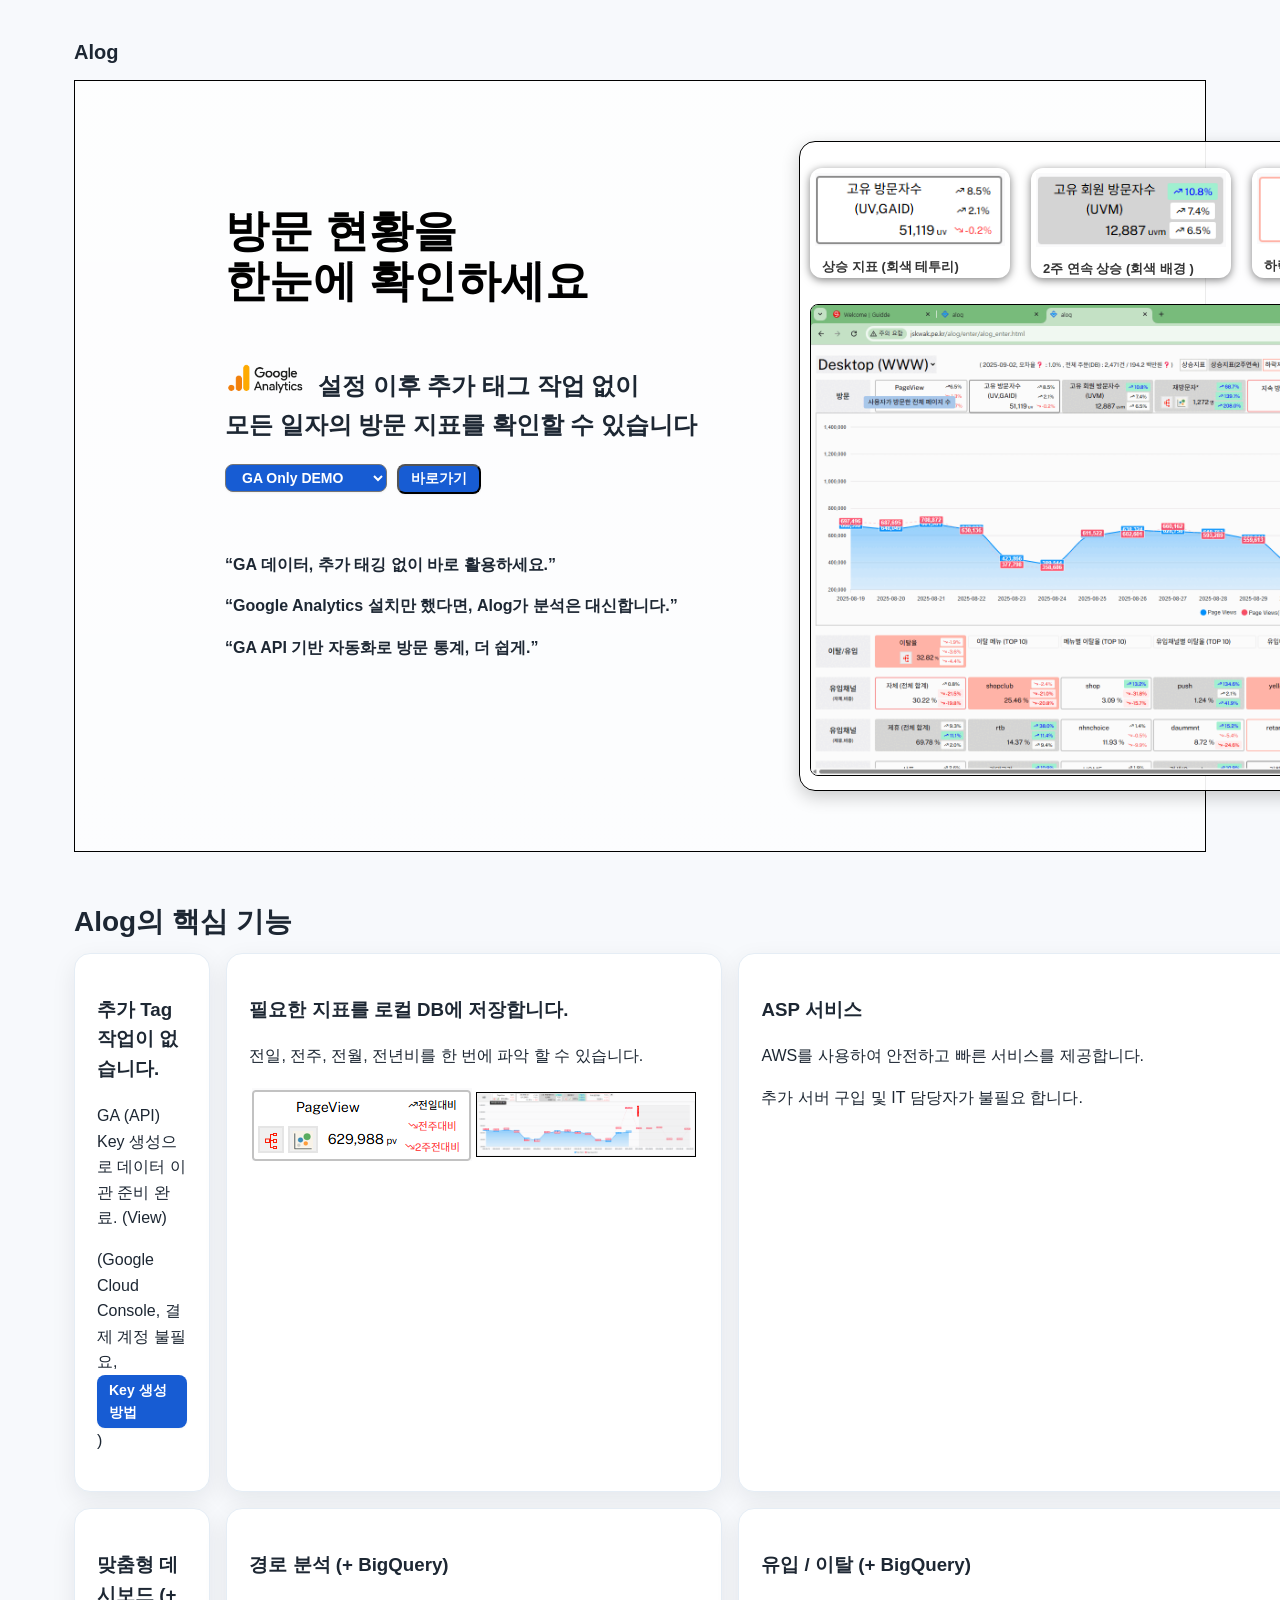
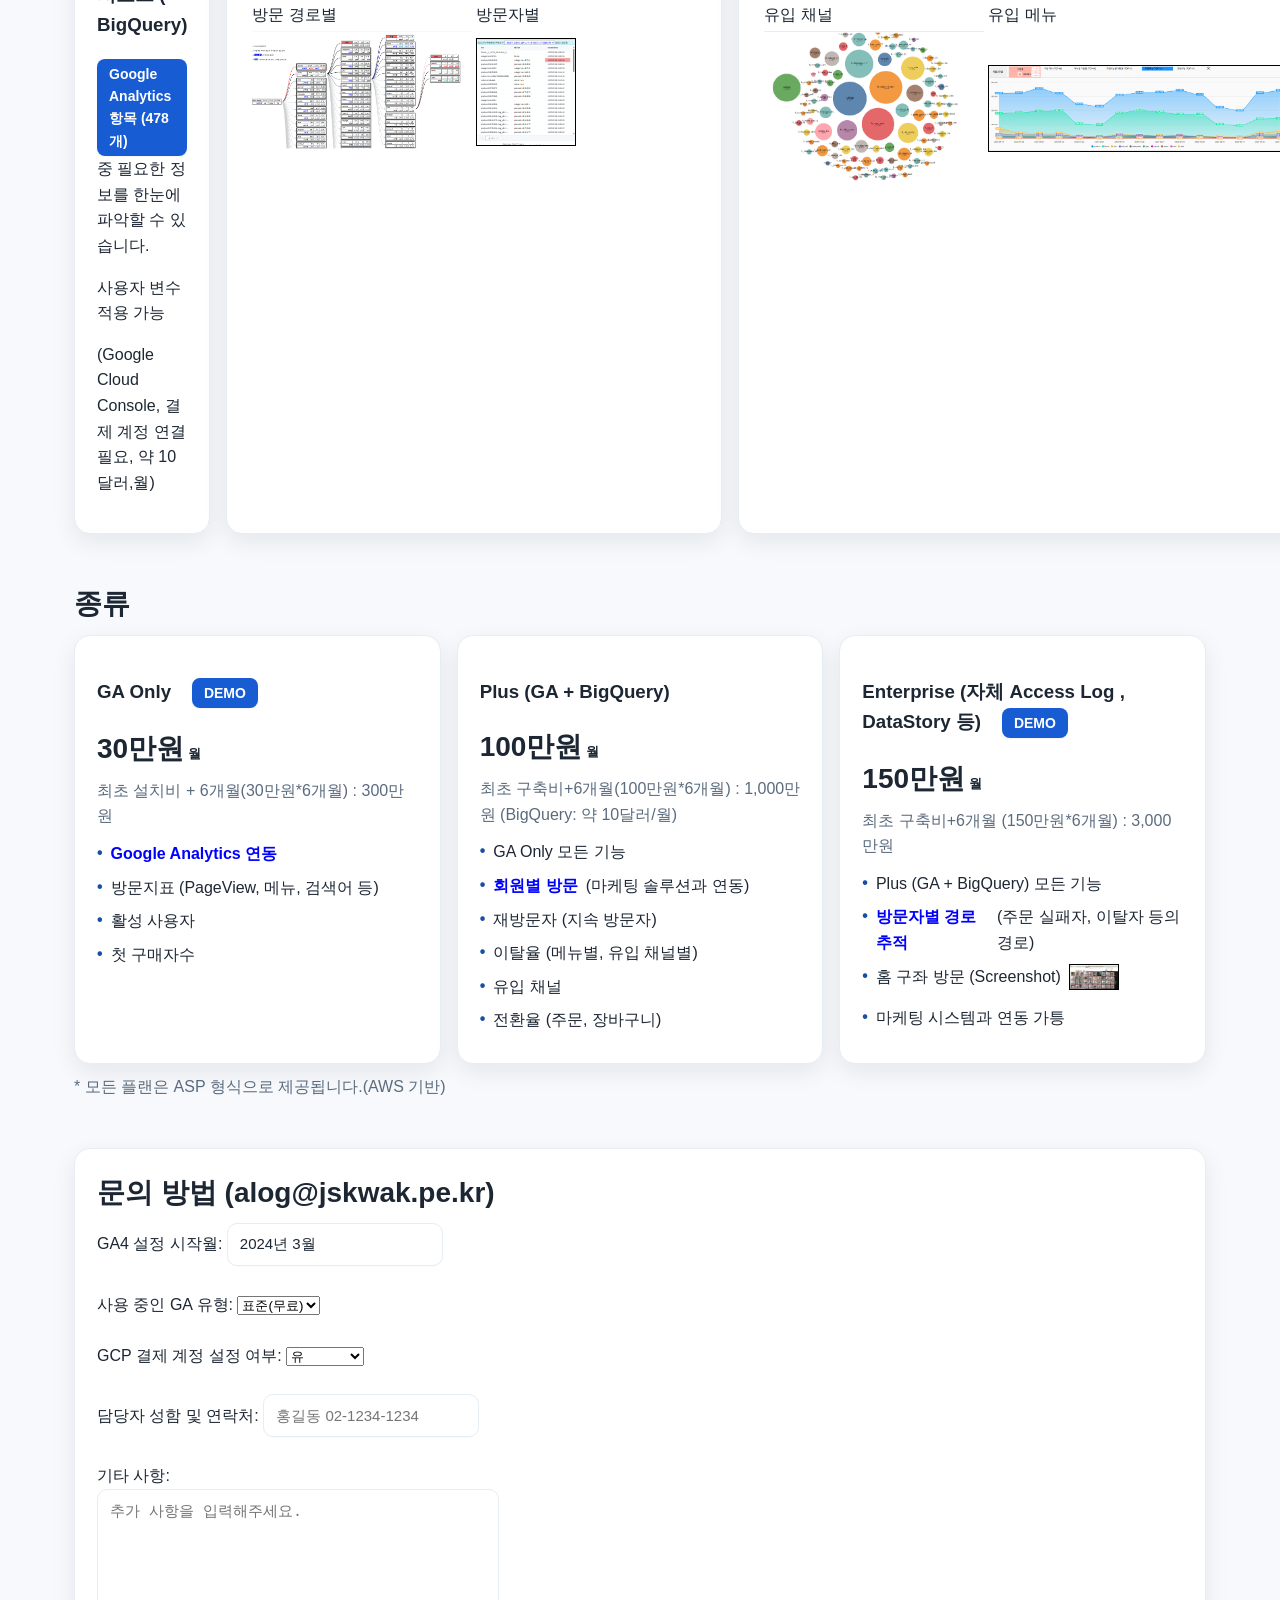
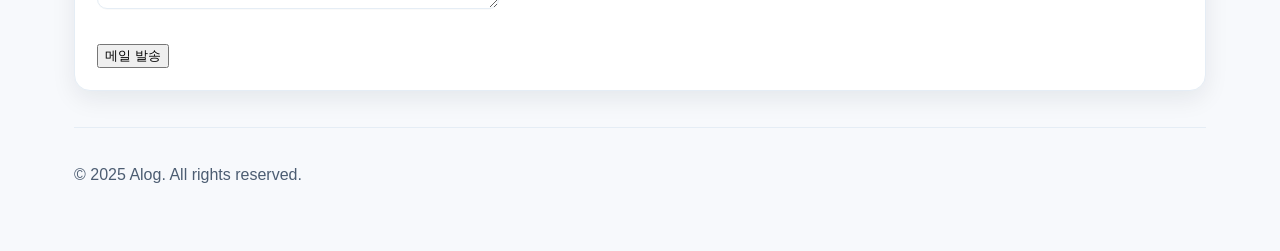
<file: index.html>
<!doctype html>
<html lang="ko">
<head>    
  <meta charset="utf-8" />
  
  <!-- 기본 SEO -->
  <title>Alog | Google Analytics 방문 데이터  대시보드 솔루션</title>
  <meta name="title" content="Alog - Google Analytics 방문 데이터 자동 수집 & 대시보드">
  <meta name="description" content="Google Analytics 설치만 했다면, 추가 태깅 없이 API를 통해 방문 데이터를 자동 수집하고 다양한 지표를 시각화하는 솔루션. 복잡한 GA 화면 대신 직관적인 대시보드를 제공합니다.">
  <meta name="keywords" content="Google Analytics, GA4, 방문 데이터, 웹사이트 분석, GA API, 데이터 자동화, 방문 통계, 대시보드, 웹 분석 솔루션">
  <meta name="author" content="Alog">
  <meta name="robots" content="index, follow">
  <meta name="naver-site-verification" content="44a11ed40260f9d66a1c00fcde283a6742b77ce1" />

  <!-- Open Graph (SNS 공유용) -->
  <meta property="og:title" content="Alog - GA 데이터를 더 쉽게, 추가 태깅 없이 활용">
  <meta property="og:description" content="GA API 기반 자동화로 방문 통계와 지표를 한눈에 확인하세요.">
  <meta property="og:type" content="website">
  <meta property="og:url" content="https://www.jskwak.pe.kr">
  <meta property="og:image" content="https://www.jskwak.pe.kr/alog/image/favicon.png">

  <!-- Twitter Card -->
  <meta name="twitter:card" content="summary_large_image">
  <meta name="twitter:title" content="Alog - GA 방문 데이터 자동화">
  <meta name="twitter:description" content="Google Analytics API 기반 방문 데이터 자동 수집 & 대시보드 제공.">
  <meta name="twitter:image" content="image/favicon.png">

  <link rel="icon" type="image/x-icon" href="alog/image/favicon.png">
  <style>
    :root{
      --bg:#f7f9fc;
      --card:#ffffff;
      --muted:#5b6b7e;
      --text:#1d2733;
      --accent:#175cd3;
      --accent-2:#079455;
      --danger:#d92d20;
      --border:#e5edf5;
      --shadow: 0 8px 24px rgba(16,24,40,.08);
      --radius: 16px;
    }
    *{box-sizing:border-box}
    html,body{margin:0;padding:0;background:var(--bg);color:var(--text);font-family:-apple-system,BlinkMacSystemFont,'Segoe UI',Roboto,Apple SD Gothic Neo,Pretendard,Helvetica,Arial,'Noto Sans KR','Malgun Gothic',sans-serif;line-height:1.6}
    a{color:var(--accent);text-decoration:none}
    .container{margin:0 50px 0 50px;padding:24px}
    header{display:flex;align-items:center;justify-content:space-between;gap:16px;padding:12px 0}
    .brand{display:flex;align-items:center;gap:10px;font-weight:800;font-size:20px}
    nav a{margin-left:16px;font-weight:600;color:var(--muted)}
    nav a:hover{color:var(--text)}
    .btn{display:inline-block;padding:12px 18px;border-radius:999px;font-weight:700;}
    .btn-primary{background:var(--accent);color:#fff;box-shadow:0 1px 2px rgba(0,0,0,.05)}
    .btn-primarymin{background:var(--accent);color:#fff;box-shadow:0 1px 2px rgba(0,0,0,.05); padding: 4px 12px;
      font-size: 14px;
      border-radius: 8px;}
    .btn-ghost{border:1px solid var(--border);color:var(--text);background:#fff}
    .btn-outline{border:1px solid var(--border);color:var(--text);background:#fff}


    .hero{background:linear-gradient(rgba(0,0,0,0.45), rgba(0,0,0,0.45));padding:32px 0 8px;display:grid;grid-template-columns:1.1fr .9fr;gap:24px;align-items:center}
    .hero h1{font-size:44px;line-height:1.15;margin:0 0 12px}
    .sub{color:var(--muted)}
    .card{background:var(--card);border-radius:var(--radius);padding:22px;box-shadow:var(--shadow);border:1px solid var(--border)}
    .img-placeholder{height:320px;border-radius:12px;background:linear-gradient(180deg,#f3f7fc,#e9f0f8);display:flex;align-items:center;justify-content:center;border:1px dashed #c7d5e7;color:#5a6f86;font-weight:700}
    .kpis{display:grid;grid-template-columns:repeat(4,1fr);gap:16px;margin-top:16px}
    .kpi{background:#f8fbff;border:1px solid var(--border);border-radius:12px;padding:14px}
    .kpi .value{font-size:28px;font-weight:800}
    .kpi .delta{font-weight:700}
    .delta.up{color:var(--accent-2)}
    .delta.down{color:var(--danger)}
    .section{margin:48px 0 12px}
    .section h2{margin:0 0 8px;font-size:28px}
    .muted{color:var(--muted)}
    .grid-3{display:grid;grid-template-columns:repeat(3,1fr);gap:16px}
    .pricing{display:grid;grid-template-columns:repeat(3,1fr);gap:16px}
    .price{font-size:28px;font-weight:900;margin:6px 0}
    .badge{display:inline-block;padding:6px 10px;border-radius:999px;background:#e9f2ff;color:#174ea6;font-weight:700;font-size:12px;border:1px solid #c9dbff}
    .list{margin:12px 0 0;padding:0;list-style:none}
    .list li{margin:8px 0;display:flex;gap:8px;align-items:flex-start}
    .list li:before{content:"•";color:#174ea6;font-weight:900;display:inline-block;line-height:1.2;margin-top:2px}
    .cta{display:flex;gap:12px;flex-wrap:wrap;margin-top:12px}
    .contact{display:grid;grid-template-columns:1fr 1fr;gap:16px}
    .field{display:flex;flex-direction:column;gap:6px}
    input,textarea{background:#fff;border:1px solid var(--border);border-radius:10px;color:var(--text);padding:12px;font-size:15px;box-shadow:0 1px 0 rgba(16,24,40,.02)}
    textarea{min-height:120px;resize:vertical}
    footer{margin-top:36px;border-top:1px solid var(--border);padding:24px 0;color:#4c5d72}
    .footgrid{display:grid;grid-template-columns:repeat(3,1fr);gap:16px}
    .footgrid h4{margin:0 0 8px}
    .chips{display:flex;gap:8px;flex-wrap:wrap;margin:8px 0}
    .chip{border:1px solid var(--border);padding:8px 12px;border-radius:999px;color:#4a5e75;background:#fff}
    
    

    @media(max-width:960px){.hero{grid-template-columns:1fr}.kpis{grid-template-columns:repeat(2,1fr)}.pricing{grid-template-columns:1fr}.contact{grid-template-columns:1fr}.footgrid{grid-template-columns:1fr 1fr}}
    @media(max-width:560px){.kpis{grid-template-columns:1fr}.grid-3{grid-template-columns:1fr}.footgrid{grid-template-columns:1fr}
	}


  </style>
  <style>    
     .select-reset {border: none; outline: none;background: #f0f0f0 no-repeat right center;}
 .parent {font-size: 14px; position: relative; display: inline-block; cursor: pointer; color: black;}
 .parent:hover .tooltip {display: block;opacity: 1;}
 .parent:hover .parent-title {display: block;opacity: 1;}
 .parent:hover .parent-left {display: block;opacity: 1;} 
 .parent:hover .parent-right {display: block;opacity: 1;}  
 .parent:hover .parent-read {display: block;opacity: 1;}
 .parent:hover .parent-black {display: block;opacity: 1;}
 .tooltip {display: none;position: absolute;top: 100%; left: 50%;transform: translateX(-50%);margin-top: 8px;background: #333;color: #fff;padding: 6px 10px;border-radius: 4px;white-space: nowrap;z-index: 10;opacity: 0;transition: opacity 0.3s;}
 .parent-title {display: none;position: absolute;top: 100%; left: -100%;transform: translateX(-50%);margin-top: 8px;background: #a8c7ea;color: #000000;padding: 3px 10px;border-radius: 4px;white-space: nowrap;z-index: 10;opacity: 0;transition: opacity 0.3s;}
 .parent-left {display: none;position: absolute;top: 100%; left: -100%;transform: translateX(-50%);margin-top: 8px;background: #a8c7ea;color: #000000;padding: 3px 10px;border-radius: 4px;white-space: nowrap;z-index: 10;opacity: 0;transition: opacity 0.3s;} 
 .parent-right {display: none;position: absolute;top: 100%; left: 300%;transform: translateX(-50%);margin-top: 8px;background: #a8c7ea;color: #000000;padding: 3px 10px;border-radius: 4px;white-space: nowrap;z-index: 10;opacity: 0;transition: opacity 0.3s;}  
 .parent-read  {display: none;position: absolute;top: 100%; left: 50%;transform: translateX(-50%);margin-top: 8px;background: #f79494;color: #000000;padding: 3px 10px;border-radius: 4px;white-space: nowrap;z-index: 10;opacity: 0;transition: opacity 0.3s;}
 .parent-black {display: none;position: absolute;top: 100%; left: 50%;transform: translateX(-50%);margin-top: 8px;background: #c2c2c2;color: #000000;padding: 3px 10px;border-radius: 4px;white-space: nowrap;z-index: 10;opacity: 0;transition: opacity 0.3s;}

  </style>
</head>
<body>  
  <div class="container">
    <header>
      <div class="brand">Alog</div>      
    </header>
    <section class="hero"
      style=" border:1px solid #000;background:
              linear-gradient(rgba(255,255,255,0.78), rgba(255,255,255,0.65)),
              url('https://readdy.ai/api/search-image?query=modern%20analytics%20dashboard%20with%20colorful%20charts%20and%20graphs%20on%20computer%20screens%20in%20a%20bright%20office%20environment%2C%20clean%20minimalist%20design%2C%20soft%20blue%20and%20white%20color%20scheme%2C%20professional%20tech%20workspace%2C%20multiple%20monitors%20showing%20data%20visualization%2C%20natural%20lighting%2C%20contemporary%20business%20setting&width=1920&height=1080&seq=hero-bg&orientation=landscape')
              no-repeat center / cover;
            padding: 10px 0; color: #1d2733;">
      <div style="margin:0px 0px 50px 150px; width:500px; ">
        <h1 style="color:black;">방문 현황을<br>한눈에 확인하세요</h1>
        <br>
        <h2><img src='alog/image/Google_Analytics7.png' style="height:30px;  border-radius: 8px;" >&nbsp;&nbsp;설정 이후 추가 태그 작업 없이<br> 모든 일자의 방문 지표를 확인할 수 있습니다 </h2>
        
        <select id="demoSelect" class="btn btn-primarymin" style="margin:0px 0;display:inline-block;min-width:90px;height:28px;font-size:14px;border-radius:8px;">
          <option value="alog/ga/alog_ga.html">GA Only DEMO</option>
          <option value="alog/enter/alog_enter.html">Enterprise DEMO</option>
        </select>
        <button onclick="
          var url = document.getElementById('demoSelect').value;
          window.open(url, '_blank');
        " class="btn btn-primarymin" style="margin-left:6px;">바로가기</button>
        <p>&nbsp;</p>

        <b
          <p>“GA 데이터, 추가 태깅 없이 바로 활용하세요.”</p>
          <p>“Google Analytics 설치만 했다면, Alog가 분석은 대신합니다.”</p>
          <p>“GA API 기반 자동화로 방문 통계, 더 쉽게.”</p>
        </b>        
      </div>
      
      <div class="card" style="border:1px solid #000;width:900px;height:650px;
          margin:50px; background: rgba(255,255,255,0.92); color:#333;
          border-radius:16px; padding:10px;  box-shadow:0 6px 18px rgba(0,0,0,0.2);">
        
         <div class="kpis" style="border:0px solid #000;border-radius: 8px;display:grid; grid-template-columns:repeat(4,minmax(0,1fr)); gap:5px;">
          <div style="width: 200px;height: 110px; border:0px solid #000;background:#fff; border-radius:12px; padding:5px 5px 0px 5px; box-shadow:0 2px 8px rgba(0,0,0,0.50);">
            
            <img src='alog/image/prc_up.png' style="width: 100%; height: auto; " >
            <font size=2>&nbsp;&nbsp;<b>상승 지표 (회색 테투리)</b></font>
          </div>          
          <div style="width: 200px;height: 110px; border:0px solid #000;background:#fff; border-radius:12px; padding:5px 5px 0px 5px; box-shadow:0 2px 8px rgba(0,0,0,0.5);">
            
            <img src='alog/image/prc_2up.png' style="width: 100%; height: auto; " >
            <font size=2>&nbsp;&nbsp;<b>2주 연속 상승  (회색 배경 )</b></font>
          </div>
          <div style="width: 200px;height: 110px; border:0px solid #000;background:#fff; border-radius:12px; padding:5px 5px 0px 5px; box-shadow:0 2px 8px rgba(0,0,0,0.5);">
            
            <img src='alog/image/prc_down.png' style="width: 100%; height: auto; " >
            <font size=2>&nbsp;&nbsp;<b>하락 지표 (빨간색 테투리)</b></font>
          </div>
          <div style="width: 200px;height: 110px; border:0px solid #000;background:#fff; border-radius:12px; padding:5px 5px 5px 5px; box-shadow:0 2px 8px rgba(0,0,0,0.5);">            
            <img src='alog/image/prc_2down.png' style="width: 100%; height: auto; " >
            <font size=2>&nbsp;&nbsp;<b>2주 연속 하락 (빨간색 배경)</b></font>
          </div>
        </div>   
        <br>
          <img src='alog/image/alog_main.gif' style="border:1px solid #000;max-width: 100%; height:auto; border-radius: 8px;" >           
      </div>      
    </section>

    <section class="section" id="features">
      <h2>Alog의 핵심 기능</h2>      
      <div class="grid-3">

        <div class="card">
          <h3>추가 Tag 작업이 없습니다.</h3>
          <P>GA (API) Key 생성으로 데이터 이관 준비 완료. (View)</P>
          <P>(Google Cloud Console, 결제 계정 불필요, <a href="https://youtu.be/8MYzuG7JzLs?si=LqU9HBwtBQdV5kle" class="btn btn-primarymin" target="_blank">Key 생성방법</a> )</P>
          <!--
          <p><a href="https://console.cloud.google.com/" class="btn btn-primarymin" target="_blank">Google Cloud Console</a> Key 생성 (결제 계정 불필요)</p>
          <p>Google Analytics >  관리 > 속성 > 속성 액세스 관리 에서 Viewer 권한 추가</p>
          <p></p>             
        -->
        </div>        

        <div class="card">
          <h3>필요한 지표를 로컬 DB에 저장합니다. </h3>
          <p>전일, 전주, 전월, 전년비를 한 번에 파악 할 수 있습니다. </p>
          <p><table><tr><td><img src='alog/image/screen_02.png'></td><td><div class='parent'><img src='alog/image/screen_01.png' style='border:1px solid #000;' width="220px"><div class='parent-left'><img src='alog/image/screen_01.png' width="1200px"></div></div></td></tr></table></p> 
        </div>

        <div class="card">
          <h3>ASP 서비스 </h3>
          <p>AWS를 사용하여 안전하고 빠른 서비스를 제공합니다.</p>
          <p>추가 서버 구입 및 IT 담당자가 불필요 합니다. </p>
        </div>

        <div class="card">
          <h3>맞춤형 데시보드 (+ BigQuery)</h3>
          <p><a href="https://developers.google.com/analytics/devguides/reporting/data/v1/api-schema?hl=ko" class="btn btn-primarymin"  target="_blank">Google Analytics 항목 (478개)</a> 중 필요한 정보를 한눈에 파악할 수 있습니다.</p>
          <P>사용자 변수 적용 가능</P>
          <P>(Google Cloud Console, 결제 계정 연결 필요, 약 10달러,월)</P>
        </div>

         <div class="card">
          <h3>경로 분석 (+ BigQuery)</h3>          
          <p><table><tr><Td>방문 경로별</Td><Td>방문자별 </Td></tr><tr><td><div class='parent'><img src='alog/image/tree_01.png' width="220px"><div class='parent-right'><img src='alog/image/tree_01.png' width="1200px"></div></div></td>
             <td><div class='parent'><img src='alog/image/path_01.png' style='border:1px solid #000;' width="100px"><div class='parent-right'><img src='alog/image/path_01.png'></div></div></td></tr></table>
          </p>           
        </div>

        <div class="card">
          <h3>유입 / 이탈 (+ BigQuery)</h3>                    
          <p><table><tr><Td>유입 채널</Td><Td>유입 메뉴 </Td></tr><tr><td><div class='parent'><img src='alog/image/bubble_01.png' width="220px"><div class='parent-left'><img src='alog/image/bubble_01.png'  width="900px"></div></div></td>
             <td><div class='parent'><img src='alog/image/bubble_02.png' style='border:1px solid #000;' width="300px"><div class='parent-left'><img src='alog/image/bubble_02.png' ></div></div></td></tr></table>
          </p>           
        </div>

       

      </div>
    </section>

    <section class="section" id="pricing">
      <h2>종류</h2>      
      <div class="pricing">
        <div class="card">
          <h3>GA Only&nbsp;&nbsp;&nbsp; <a href='alog/ga/alog_ga.html'  class="btn btn-primarymin"   target="_new03ga">DEMO</a></h3>
	  <div class="price">30만원<font size='2'> 월</font> </div>
          <div class="muted">최초 설치비 + 6개월(30만원*6개월) : 300만원</div>
          <ul class="list">
            <li> <B><font color=blue>Google Analytics 연동</font></B></li>
            <li>방문지표 (PageView, 메뉴, 검색어 등)</li>
            <li>활성 사용자</li>
            <li>첫 구매자수</li>
          </ul>          
        </div>
        <div class="card">          
          <h3>Plus (GA + BigQuery)</h3>
          <div class="price">100만원<font size='2'> 월</font> </div>
          <div class="muted">최초 구축비+6개월(100만원*6개월) : 1,000만원 (BigQuery: 약 10달러/월)</div>
          <ul class="list">
            <li>GA Only 모든 기능</li>
            <li><B><font color=blue>회원별 방문</font></B> (마케팅 솔루션과 연동)</li>
            <li>재방문자 (지속 방문자)</li>
            <li>이탈율 (메뉴별, 유입 채널별)</li>
            <li>유입 채널</li>
            <li>전환율 (주문, 장바구니)</li>            
          </ul>          
        </div>
        <div class="card">
          <h3>Enterprise (자체 Access Log , DataStory 등) &nbsp;&nbsp;&nbsp;<A href='alog/enter/alog_enter.html' class="btn btn-primarymin"  target="_new03ent">DEMO</A></h3>
          <div class="price">150만원<font size='2'> 월</font> </div>
          <div class="muted">최초 구축비+6개월 (150만원*6개월) : 3,000만원</div>
          <ul class="list">
            <li> Plus (GA + BigQuery) 모든 기능</li>
            <li><B><font color=blue>방문자별 경로 추적</font></B> (주문 실패자, 이탈자 등의 경로)</li>
            <li>홈 구좌 방문 (Screenshot)<div class='parent'><img src='alog/image/account_screen_01.png' style='border:1px solid #000;' width="50px"><div class='parent-left'><img src='alog/image/account_screen_01.png' ></div></div></li>
            <li>마케팅 시스템과 연동 가틍</li>
          </ul>          
        </div>
      </div>
      <p class="muted" style="margin-top:10px">* 모든 플랜은 ASP 형식으로 제공됩니다.(AWS 기반)</p>
    </section>

<section class="section card" id="contact">
  <h2>문의 방법 (alog@jskwak.pe.kr)</h2>

  <!-- 페이지 head 쪽에도 반드시 추가: <meta charset="utf-8"> -->
  <form id="inqForm" accept-charset="UTF-8">
    <label>
      GA4 설정 시작월:
      <input type="text" name="ga4_start" value="2024년 3월">
    </label>
    <br><br>

    <label>
      사용 중인 GA 유형:
      <select name="ga_type">
        <option value="표준(무료)">표준(무료)</option>
        <option value="360 (유료)">360 (유료)</option>
      </select>
    </label>
    <br><br>

    <label>
      GCP 결제 계정 설정 여부:
      <select name="gcp_billing">
        <option value="유">유</option>
        <option value="무">무</option>
        <option value="확인 불가">확인 불가</option>
      </select>
    </label>
    <br><br>

    <label>
      담당자 성함 및 연락처:
      <input type="text" name="contact" placeholder="홍길동 02-1234-1234">
    </label>
    <br><br>

    <label>
      기타 사항:<br>
      <textarea name="etc" rows="5" cols="40" placeholder="추가 사항을 입력해주세요."></textarea>
    </label>
    <br><br>

    <button type="submit">메일 발송</button>
  </form>
</section>

<script>
document.getElementById('inqForm').addEventListener('submit', function (e) {
  e.preventDefault();
  const f = e.target;
  const subject = 'Alog 솔루션 문의';
  const body =
`--------------------------------------------------
● GA4 설정 시작월 : ${f.ga4_start.value}
● 사용 중인 GA 유형 : ${f.ga_type.value}
● GCP 결제 계정 설정 여부 : ${f.gcp_billing.value}
● 담당자 성함 및 연락처 : ${f.contact.value}
--------------------------------------------------
기타 사항:
${f.etc.value}
`;

  const mailto = `mailto:alog@jskwak.pe.kr?subject=${encodeURIComponent(subject)}&body=${encodeURIComponent(body)}`;
  window.location.href = mailto;
});
</script>


    <footer>      
      <p style="margin-top:10px">© 2025 Alog. All rights reserved.</p>
    </footer>
  </div>


<!-- Google tag (gtag.js) -->
<script async src="https://www.googletagmanager.com/gtag/js?id=G-5T63FVCRF2"></script>
<script>
  window.dataLayer = window.dataLayer || [];
  function gtag(){dataLayer.push(arguments);}
  gtag('js', new Date());

  gtag('config', 'G-5T63FVCRF2');
</script>
  
</body>
</html>
</file>
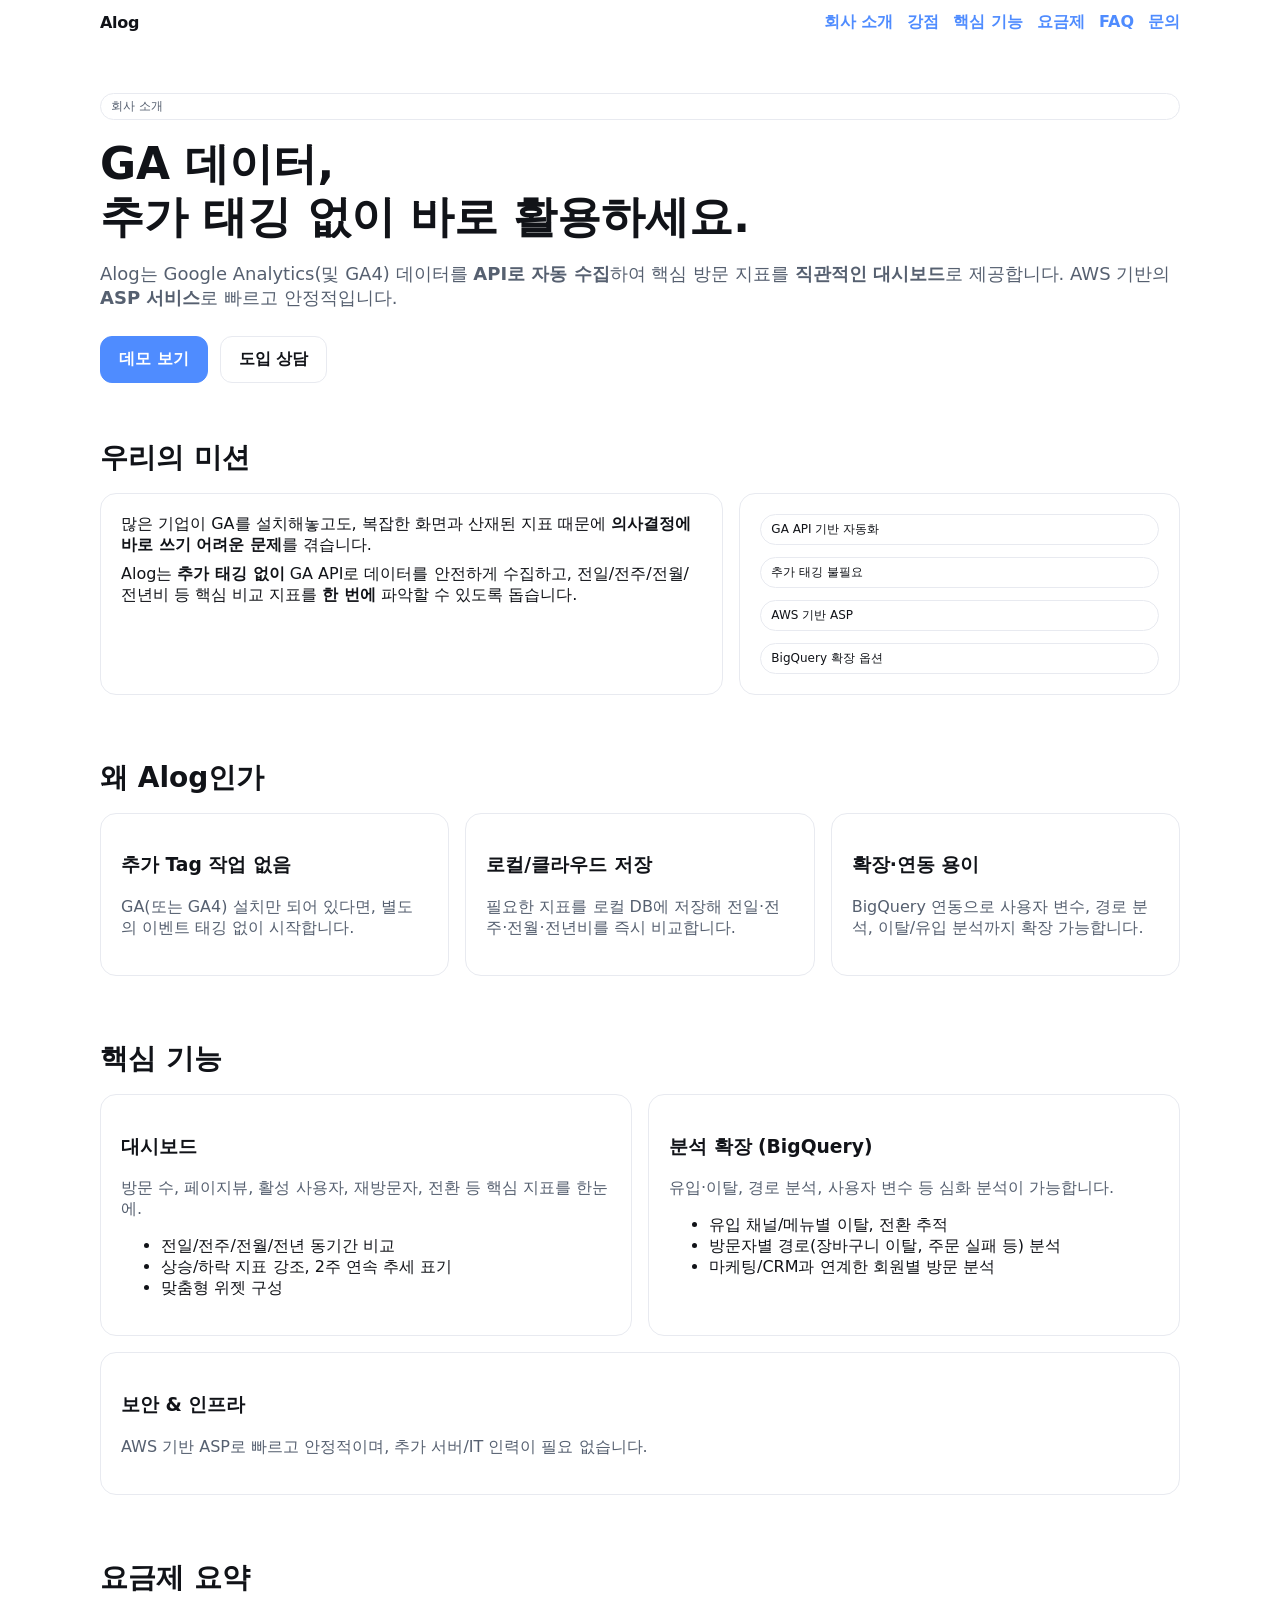
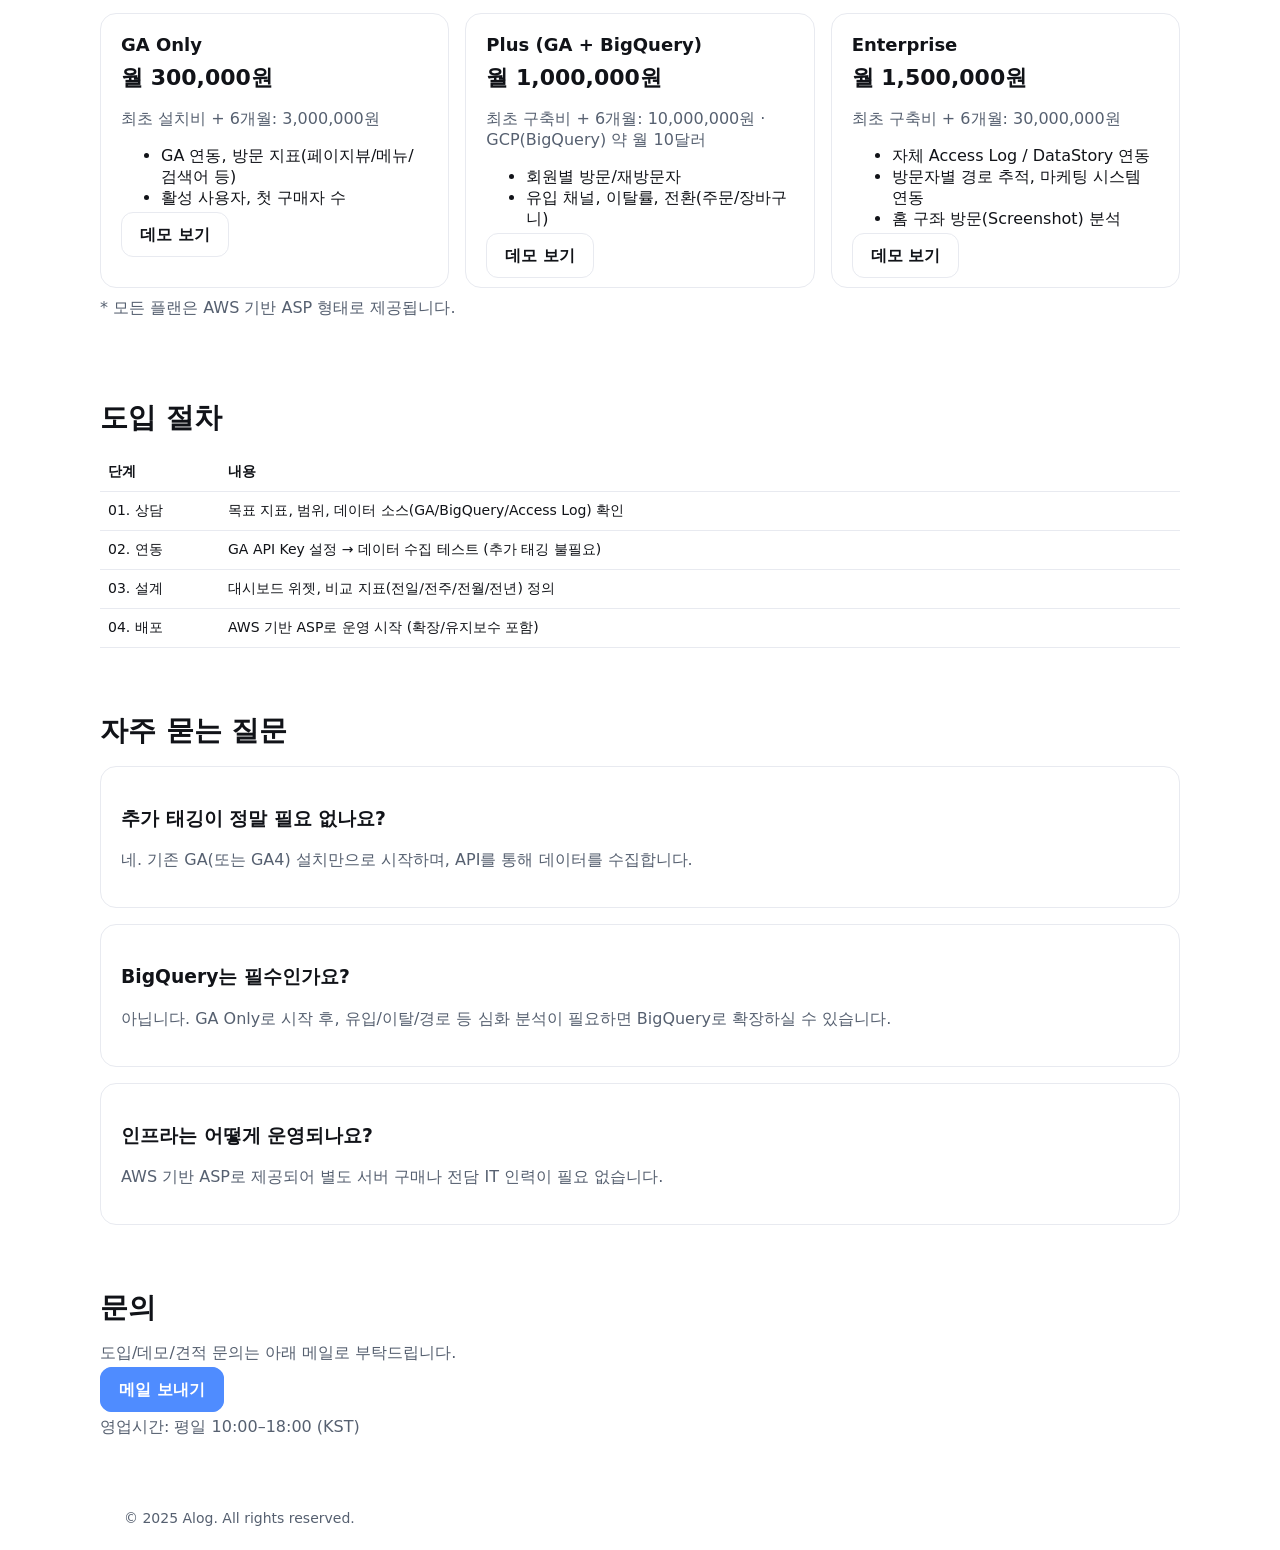
<file: about/index.html>
<!doctype html>
<html lang="ko">
<head>
  <meta charset="utf-8" />
  <meta name="viewport" content="width=device-width, initial-scale=1" />
  <title>Alog 회사 소개 | Google Analytics 방문 데이터 자동 수집 & 대시보드</title>

  <!-- 기본 SEO -->
  <meta name="description" content="Alog는 Google Analytics(및 GA4) 데이터를 API로 자동 수집하여 추가 태깅 없이 핵심 방문 지표를 한눈에 보여주는 대시보드 솔루션을 제공합니다. AWS 기반 ASP 서비스로 빠르고 안정적입니다.">
  <meta name="keywords" content="Alog, Google Analytics, GA4, GA API, 방문 데이터, 대시보드, BigQuery, 웹 분석, ASP, AWS">
  <meta name="robots" content="index,follow" />

  <!-- Open Graph -->
  <meta property="og:type" content="website">
  <meta property="og:title" content="Alog 회사 소개">
  <meta property="og:description" content="GA 설치만 했다면, Alog가 분석은 대신합니다. 추가 태깅 없이 방문 지표를 자동 수집하고 시각화합니다.">
  <meta property="og:url" content="https://www.jskwak.pe.kr/about">
  <meta property="og:image" content="https://www.jskwak.pe.kr/images/alog-og.png">

  <!-- Twitter Card -->
  <meta name="twitter:card" content="summary_large_image">
  <meta name="twitter:title" content="Alog 회사 소개">
  <meta name="twitter:description" content="GA API 기반 자동화 대시보드 솔루션, 추가 태깅 없이 방문 지표를 한눈에.">

  <!-- Favicon -->
  <link rel="icon" href="/favicon.ico" />

  <!-- 스타일 (간단한 유틸리티 + 다크/라이트 대응) -->
  <style>
    :root {
      --bg: #0b0c10;
      --card: #111318;
      --muted: #8a8f98;
      --text: #e8eaed;
      --brand: #4f8cff;
      --accent: #6ee7b7;
      --border: #22262d;
    }
    @media (prefers-color-scheme: light) {
      :root {
        --bg: #ffffff;
        --card: #ffffff;
        --muted: #566070;
        --text: #111318;
        --border: #e8eaf0;
      }
    }
    * { box-sizing: border-box; }
    html,body { margin:0; padding:0; background:var(--bg); color:var(--text); font-family: system-ui, -apple-system, Segoe UI, Roboto, Noto Sans KR, Apple SD Gothic Neo, sans-serif; }
    a { color: var(--brand); text-decoration: none; }
    a:hover { text-decoration: underline; }
    .container { max-width: 1080px; margin: 0 auto; padding: 24px; }
    .nav { display:flex; align-items:center; justify-content:space-between; gap:16px; padding: 12px 0; }
    .logo { font-weight: 800; letter-spacing: -0.3px; }
    .badge { display:inline-block; padding:4px 10px; border:1px solid var(--border); border-radius:999px; font-size:12px; color:var(--muted); }
    .hero { padding: 48px 0 24px; display:grid; gap:18px; }
    .hero h1 { font-size: clamp(28px, 4vw, 44px); line-height:1.2; margin:0; }
    .hero p { font-size: clamp(15px, 2vw, 18px); color: var(--muted); margin:0; }
    .cta { display:flex; gap:12px; flex-wrap:wrap; margin-top:8px; }
    .btn { padding:12px 18px; border-radius:12px; border:1px solid var(--border); background:transparent; color:var(--text); font-weight:600; }
    .btn.primary { background: var(--brand); border-color: var(--brand); color:#fff; }
    .grid { display:grid; gap:16px; grid-template-columns: repeat(12, 1fr); }
    .card { background: var(--card); border:1px solid var(--border); border-radius:16px; padding:20px; }
    .section { padding: 32px 0; }
    .section h2 { font-size: clamp(22px, 3vw, 28px); margin: 0 0 16px; }
    .list { display:grid; gap:12px; }
    .kvs { display:grid; gap:16px; grid-template-columns: repeat(12, 1fr); }
    .kvs .item { grid-column: span 12; }
    @media (min-width: 800px) {
      .kvs .item { grid-column: span 4; }
    }
    .muted { color: var(--muted); }
    .pricing { display:grid; gap:16px; grid-template-columns: repeat(12, 1fr); }
    .pricing .plan { grid-column: span 12; }
    @media (min-width: 900px) {
      .pricing .plan { grid-column: span 4; }
    }
    .plan h3 { margin: 0 0 6px; font-size: 18px; }
    .plan .price { font-weight: 800; font-size: 22px; margin: 8px 0; }
    .table { width:100%; border-collapse: collapse; }
    .table th, .table td { border-bottom:1px solid var(--border); padding:10px 8px; text-align:left; font-size:14px; }
    footer { padding: 32px 0 60px; color: var(--muted); font-size: 14px; }
    .pill { display:inline-flex; align-items:center; gap:8px; padding:6px 10px; border:1px solid var(--border); border-radius:999px; font-size:12px; }
  </style>

  <!-- 구조화 데이터 (Organization) -->
  <script type="application/ld+json">
  {
    "@context":"https://schema.org",
    "@type":"Organization",
    "name":"Alog",
    "url":"https://www.jskwak.pe.kr/",
    "logo":"https://www.jskwak.pe.kr/images/alog-og.png",
    "sameAs": []
  }
  </script>
</head>
<body>
  <header class="container nav">
    <div class="logo">Alog</div>
    <nav style="display:flex; gap:14px; font-weight:600;">
      <a href="#about">회사 소개</a>
      <a href="#strengths">강점</a>
      <a href="#features">핵심 기능</a>
      <a href="#pricing">요금제</a>
      <a href="#faq">FAQ</a>
      <a href="#contact">문의</a>
    </nav>
  </header>

  <section class="container hero">
    <span class="badge">회사 소개</span>
    <h1>GA 데이터, <br/>추가 태깅 없이 바로 활용하세요.</h1>
    <p>
      Alog는 Google Analytics(및 GA4) 데이터를 <strong>API로 자동 수집</strong>하여
      핵심 방문 지표를 <strong>직관적인 대시보드</strong>로 제공합니다.
      AWS 기반의 <strong>ASP 서비스</strong>로 빠르고 안정적입니다.
    </p>
    <div class="cta">
      <a class="btn primary" href="/#demo">데모 보기</a>
      <a class="btn" href="#contact">도입 상담</a>
    </div>
  </section>

  <section id="about" class="container section">
    <h2>우리의 미션</h2>
    <div class="grid">
      <div class="card" style="grid-column: span 7;">
        <p style="margin:0 0 8px;">
          많은 기업이 GA를 설치해놓고도, 복잡한 화면과 산재된 지표 때문에
          <strong>의사결정에 바로 쓰기 어려운 문제</strong>를 겪습니다.
        </p>
        <p style="margin:0;">
          Alog는 <strong>추가 태깅 없이</strong> GA API로 데이터를 안전하게 수집하고,
          전일/전주/전월/전년비 등 핵심 비교 지표를 <strong>한 번에</strong> 파악할 수 있도록 돕습니다.
        </p>
      </div>
      <div class="card" style="grid-column: span 5;">
        <div class="list">
          <div class="pill">GA API 기반 자동화</div>
          <div class="pill">추가 태깅 불필요</div>
          <div class="pill">AWS 기반 ASP</div>
          <div class="pill">BigQuery 확장 옵션</div>
        </div>
      </div>
    </div>
  </section>

  <section id="strengths" class="container section">
    <h2>왜 Alog인가</h2>
    <div class="kvs">
      <div class="item card">
        <h3>추가 Tag 작업 없음</h3>
        <p class="muted">GA(또는 GA4) 설치만 되어 있다면, 별도의 이벤트 태깅 없이 시작합니다.</p>
      </div>
      <div class="item card">
        <h3>로컬/클라우드 저장</h3>
        <p class="muted">필요한 지표를 로컬 DB에 저장해 전일·전주·전월·전년비를 즉시 비교합니다.</p>
      </div>
      <div class="item card">
        <h3>확장·연동 용이</h3>
        <p class="muted">BigQuery 연동으로 사용자 변수, 경로 분석, 이탈/유입 분석까지 확장 가능합니다.</p>
      </div>
    </div>
  </section>

  <section id="features" class="container section">
    <h2>핵심 기능</h2>
    <div class="grid">
      <div class="card" style="grid-column: span 6;">
        <h3>대시보드</h3>
        <p class="muted">방문 수, 페이지뷰, 활성 사용자, 재방문자, 전환 등 핵심 지표를 한눈에.</p>
        <ul>
          <li>전일/전주/전월/전년 동기간 비교</li>
          <li>상승/하락 지표 강조, 2주 연속 추세 표기</li>
          <li>맞춤형 위젯 구성</li>
        </ul>
      </div>
      <div class="card" style="grid-column: span 6;">
        <h3>분석 확장 (BigQuery)</h3>
        <p class="muted">유입·이탈, 경로 분석, 사용자 변수 등 심화 분석이 가능합니다.</p>
        <ul>
          <li>유입 채널/메뉴별 이탈, 전환 추적</li>
          <li>방문자별 경로(장바구니 이탈, 주문 실패 등) 분석</li>
          <li>마케팅/CRM과 연계한 회원별 방문 분석</li>
        </ul>
      </div>
      <div class="card" style="grid-column: span 12;">
        <h3>보안 & 인프라</h3>
        <p class="muted">AWS 기반 ASP로 빠르고 안정적이며, 추가 서버/IT 인력이 필요 없습니다.</p>
      </div>
    </div>
  </section>

  <section id="pricing" class="container section">
    <h2>요금제 요약</h2>
    <div class="pricing">
      <div class="plan card">
        <h3>GA Only</h3>
        <div class="price">월 300,000원</div>
        <p class="muted">최초 설치비 + 6개월: 3,000,000원</p>
        <ul>
          <li>GA 연동, 방문 지표(페이지뷰/메뉴/검색어 등)</li>
          <li>활성 사용자, 첫 구매자 수</li>
        </ul>
        <a class="btn" href="/#demo">데모 보기</a>
      </div>
      <div class="plan card">
        <h3>Plus (GA + BigQuery)</h3>
        <div class="price">월 1,000,000원</div>
        <p class="muted">최초 구축비 + 6개월: 10,000,000원 · GCP(BigQuery) 약 월 10달러</p>
        <ul>
          <li>회원별 방문/재방문자</li>
          <li>유입 채널, 이탈률, 전환(주문/장바구니)</li>
        </ul>
        <a class="btn" href="/#demo">데모 보기</a>
      </div>
      <div class="plan card">
        <h3>Enterprise</h3>
        <div class="price">월 1,500,000원</div>
        <p class="muted">최초 구축비 + 6개월: 30,000,000원</p>
        <ul>
          <li>자체 Access Log / DataStory 연동</li>
          <li>방문자별 경로 추적, 마케팅 시스템 연동</li>
          <li>홈 구좌 방문(Screenshot) 분석</li>
        </ul>
        <a class="btn" href="/#demo">데모 보기</a>
      </div>
    </div>
    <p class="muted" style="margin-top:10px;">* 모든 플랜은 AWS 기반 ASP 형태로 제공됩니다.</p>
  </section>

  <section id="process" class="container section">
    <h2>도입 절차</h2>
    <table class="table">
      <thead>
        <tr><th style="width:120px;">단계</th><th>내용</th></tr>
      </thead>
      <tbody>
        <tr><td>01. 상담</td><td>목표 지표, 범위, 데이터 소스(GA/BigQuery/Access Log) 확인</td></tr>
        <tr><td>02. 연동</td><td>GA API Key 설정 → 데이터 수집 테스트 (추가 태깅 불필요)</td></tr>
        <tr><td>03. 설계</td><td>대시보드 위젯, 비교 지표(전일/전주/전월/전년) 정의</td></tr>
        <tr><td>04. 배포</td><td>AWS 기반 ASP로 운영 시작 (확장/유지보수 포함)</td></tr>
      </tbody>
    </table>
  </section>

  <section id="faq" class="container section">
    <h2>자주 묻는 질문</h2>
    <div class="grid">
      <div class="card" style="grid-column: span 12;">
        <h3>추가 태깅이 정말 필요 없나요?</h3>
        <p class="muted">네. 기존 GA(또는 GA4) 설치만으로 시작하며, API를 통해 데이터를 수집합니다.</p>
      </div>
      <div class="card" style="grid-column: span 12;">
        <h3>BigQuery는 필수인가요?</h3>
        <p class="muted">아닙니다. GA Only로 시작 후, 유입/이탈/경로 등 심화 분석이 필요하면 BigQuery로 확장하실 수 있습니다.</p>
      </div>
      <div class="card" style="grid-column: span 12;">
        <h3>인프라는 어떻게 운영되나요?</h3>
        <p class="muted">AWS 기반 ASP로 제공되어 별도 서버 구매나 전담 IT 인력이 필요 없습니다.</p>
      </div>
    </div>
  </section>

  <section id="contact" class="container section">
    <h2>문의</h2>
    <p class="muted">도입/데모/견적 문의는 아래 메일로 부탁드립니다.</p>
    <p><a class="btn primary" href="mailto:alog@jskwak.pe.kr?subject=Alog%20도입%20문의&body=회사명%2F담당자%2F연락처%0A관심%20플랜%3A%20GA%20Only%20%2F%20Plus%20%2F%20Enterprise%0A현재%20GA%20설치%20여부%3A%20예%2F아니오%0ABigQuery%20사용%20여부%3A%20예%2F아니오%0A요구%20지표%20예%3A%20전환%2C%20이탈%2C%20경로%20등">메일 보내기</a></p>
    <p class="muted">영업시간: 평일 10:00–18:00 (KST)</p>
  </section>

  <footer class="container">
    <div>© 2025 Alog. All rights reserved.</div>
  </footer>
</body>
</html>
</file>
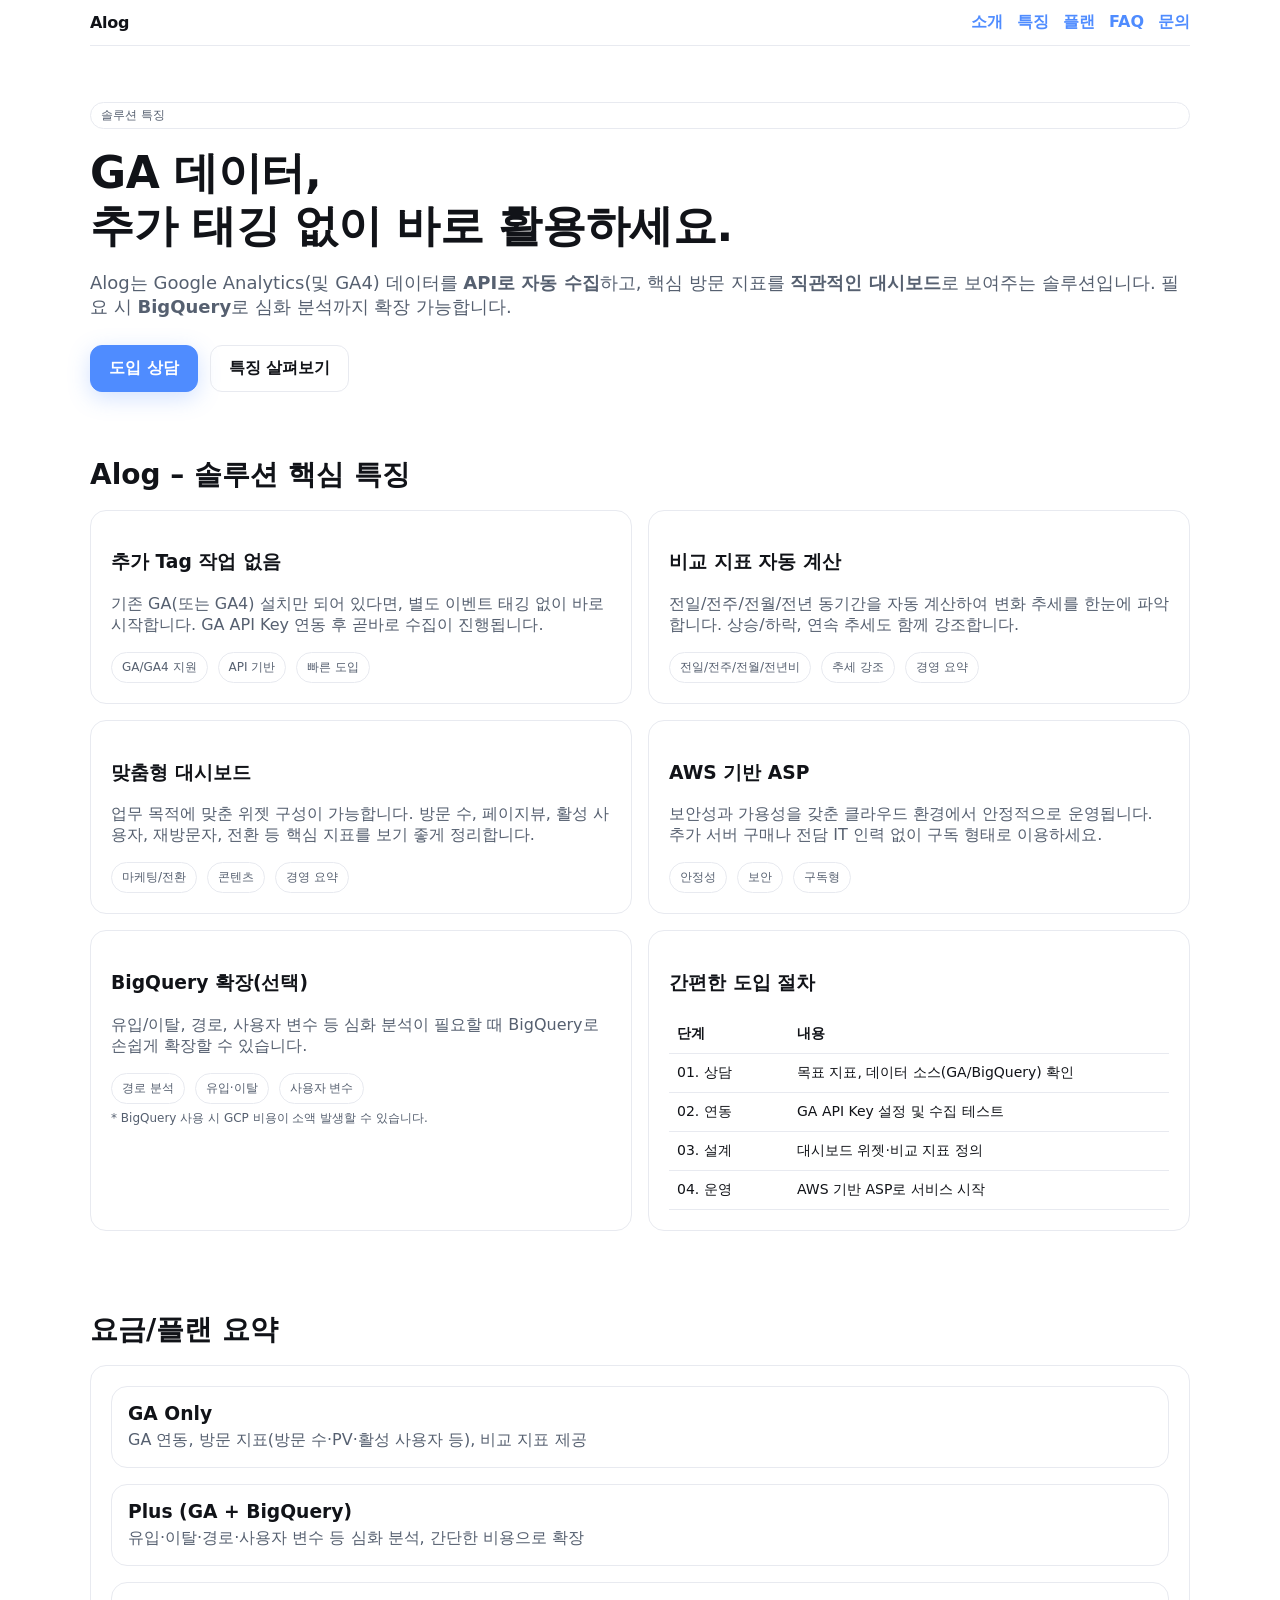
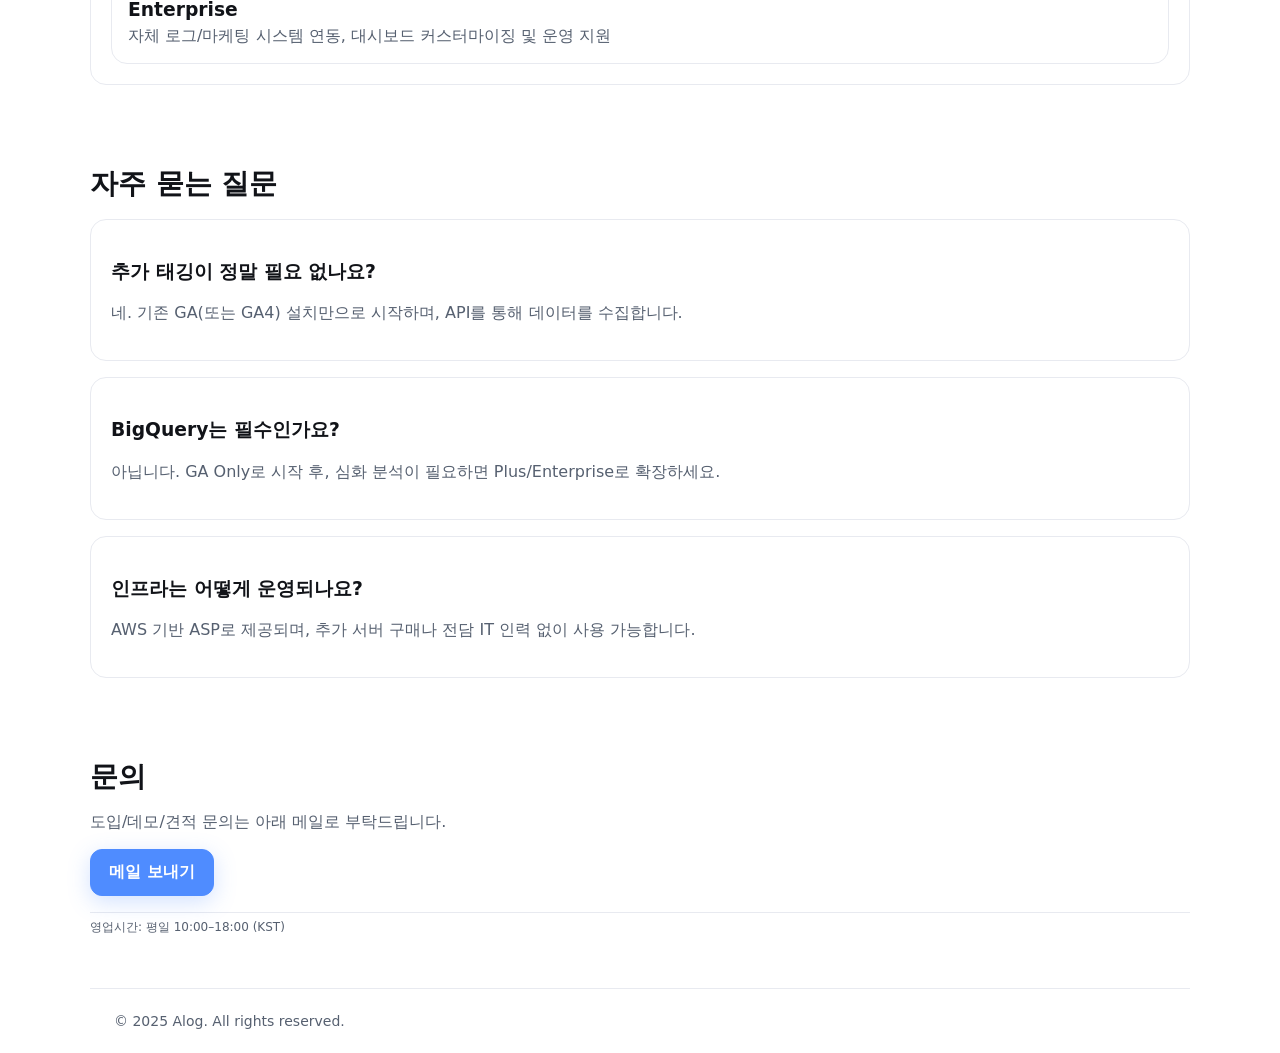
<file: solution/index.html>
<!doctype html>
<html lang="ko">
<head>
  <meta charset="utf-8" />
  <meta name="viewport" content="width=device-width, initial-scale=1" />
  <title>Alog | GA 데이터 자동 수집 & 대시보드 – 솔루션 특징</title>

  <!-- 기본 SEO -->
  <meta name="description" content="Alog는 Google Analytics 데이터를 API로 자동 수집하고, 추가 태깅 없이 핵심 방문 지표를 한눈에 보여주는 대시보드 솔루션입니다. BigQuery 확장으로 심화 분석까지 가능합니다.">
  <meta name="keywords" content="Alog, Google Analytics, GA4, GA API, 방문 데이터, 대시보드, BigQuery, 웹 분석 솔루션">
  <meta name="robots" content="index,follow">

  <!-- Open Graph -->
  <meta property="og:type" content="website">
  <meta property="og:title" content="Alog – 솔루션 특징">
  <meta property="og:description" content="추가 태깅 없이 GA 데이터를 자동 수집하고 직관적인 대시보드로 보여드립니다.">
  <meta property="og:url" content="https://www.jskwak.pe.kr/solution">
  <meta property="og:image" content="https://www.jskwak.pe.kr/images/alog-og.png">

  <!-- Twitter Card -->
  <meta name="twitter:card" content="summary_large_image">
  <meta name="twitter:title" content="Alog – 솔루션 특징">
  <meta name="twitter:description" content="GA API 기반 자동화, 비교 지표, BigQuery 확장.">

  <link rel="icon" href="/favicon.ico" />

  <style>
    :root {
      --bg: #0b0c10;
      --card: #111318;
      --text: #e8eaed;
      --muted: #8a8f98;
      --brand: #4f8cff;
      --accent: #6ee7b7;
      --border: #22262d;
      --ring: rgba(79,140,255,.25);
    }
    @media (prefers-color-scheme: light) {
      :root {
        --bg:#ffffff; --card:#ffffff; --text:#111318; --muted:#566070; --border:#e8eaf0;
      }
    }
    * { box-sizing: border-box; }
    html, body { margin:0; padding:0; background:var(--bg); color:var(--text); font-family: system-ui, -apple-system, Segoe UI, Roboto, Noto Sans KR, Apple SD Gothic Neo, sans-serif; }
    a { color: var(--brand); text-decoration: none; }
    a:hover { text-decoration: underline; }
    .container { max-width: 1100px; margin: 0 auto; padding: 24px; }
    .nav { display:flex; align-items:center; justify-content:space-between; gap:16px; padding: 12px 0; position: sticky; top:0; backdrop-filter: blur(8px); background: color-mix(in oklab, var(--bg) 85%, transparent); z-index: 50; border-bottom:1px solid var(--border); }
    .logo { font-weight: 900; letter-spacing: -0.3px; }
    .nav a { font-weight: 600; }
    .btn { display:inline-block; padding:12px 18px; border-radius:12px; border:1px solid var(--border); background:transparent; color:var(--text); font-weight:700; }
    .btn.primary { background: var(--brand); border-color: var(--brand); color:#fff; box-shadow: 0 6px 22px var(--ring); }
    .badge { display:inline-block; padding:4px 10px; border:1px solid var(--border); border-radius:999px; font-size:12px; color:var(--muted); }
    .hero { padding: 56px 0 24px; display:grid; gap:18px; }
    .hero h1 { font-size: clamp(28px, 4vw, 44px); line-height:1.2; margin:0; letter-spacing:-0.4px; }
    .hero p { font-size: clamp(15px, 2vw, 18px); color:var(--muted); margin:0; }
    .cta { display:flex; gap:12px; flex-wrap:wrap; margin-top:8px; }
    .section { padding: 40px 0; }
    .section h2 { font-size: clamp(22px, 3vw, 28px); margin: 0 0 16px; }
    .grid { display:grid; gap:16px; grid-template-columns: repeat(12, 1fr); }
    .card { background: var(--card); border:1px solid var(--border); border-radius:16px; padding:20px; }
    .muted { color: var(--muted); }
    .pill { display:inline-flex; align-items:center; gap:8px; padding:6px 10px; border:1px solid var(--border); border-radius:999px; font-size:12px; color:var(--muted); }
    .list ul { margin:8px 0 0 18px; padding:0; line-height:1.7; }
    .features .item { grid-column: span 12; }
    @media (min-width: 900px) { .features .item { grid-column: span 6; } }
    .table { width:100%; border-collapse: collapse; }
    .table th, .table td { border-bottom:1px solid var(--border); padding:10px 8px; text-align:left; font-size:14px; }
    footer { padding: 32px 0 60px; color: var(--muted); font-size: 14px; border-top:1px solid var(--border); margin-top:24px; }
    .notice { font-size: 12px; color: var(--muted); margin-top: 6px; }
    .chiprow { display:flex; gap:10px; flex-wrap:wrap; margin-top:10px; }
    .divider { height:1px; background:var(--border); margin: 12px 0 4px; }
    .ok { color: var(--accent); font-weight:700; }
    .warn { color: #f59e0b; font-weight:700; }
  </style>

  <!-- 구조화 데이터 (Product) -->
  <script type="application/ld+json">
  {
    "@context":"https://schema.org",
    "@type":"SoftwareApplication",
    "name":"Alog",
    "applicationCategory":"BusinessApplication",
    "operatingSystem":"Web",
    "url":"https://www.jskwak.pe.kr/solution",
    "description":"GA(API)로 방문 데이터를 자동 수집하고 대시보드로 시각화하는 솔루션",
    "offers": { "@type":"Offer", "price":"0", "priceCurrency":"KRW" }
  }
  </script>
</head>
<body>
  <!-- Nav -->
  <header class="container nav">
    <div class="logo">Alog</div>
    <nav style="display:flex; gap:14px;">
      <a href="#intro">소개</a>
      <a href="#features">특징</a>
      <a href="#plans">플랜</a>
      <a href="#faq">FAQ</a>
      <a href="#contact">문의</a>
    </nav>
  </header>

  <!-- Hero -->
  <section id="intro" class="container hero">
    <span class="badge">솔루션 특징</span>
    <h1>GA 데이터, <br>추가 태깅 없이 바로 활용하세요.</h1>
    <p>
      Alog는 Google Analytics(및 GA4) 데이터를 <strong>API로 자동 수집</strong>하고,
      핵심 방문 지표를 <strong>직관적인 대시보드</strong>로 보여주는 솔루션입니다.
      필요 시 <strong>BigQuery</strong>로 심화 분석까지 확장 가능합니다.
    </p>
    <div class="cta">
      <a class="btn primary" href="#contact">도입 상담</a>
      <a class="btn" href="#features">특징 살펴보기</a>
    </div>
  </section>

  <!-- 핵심 특징 섹션 -->
  <section id="features" class="container section">
    <h2>Alog – 솔루션 핵심 특징</h2>
    <div class="grid features">
      <!-- 1 -->
      <article class="item card">
        <h3>추가 Tag 작업 없음</h3>
        <p class="muted">기존 GA(또는 GA4) 설치만 되어 있다면, 별도 이벤트 태깅 없이 바로 시작합니다. GA API Key 연동 후 곧바로 수집이 진행됩니다.</p>
        <div class="chiprow">
          <span class="pill">GA/GA4 지원</span>
          <span class="pill">API 기반</span>
          <span class="pill">빠른 도입</span>
        </div>
      </article>
      <!-- 2 -->
      <article class="item card">
        <h3>비교 지표 자동 계산</h3>
        <p class="muted">전일/전주/전월/전년 동기간을 자동 계산하여 변화 추세를 한눈에 파악합니다. 상승/하락, 연속 추세도 함께 강조합니다.</p>
        <div class="chiprow">
          <span class="pill">전일/전주/전월/전년비</span>
          <span class="pill">추세 강조</span>
          <span class="pill">경영 요약</span>
        </div>
      </article>
      <!-- 3 -->
      <article class="item card">
        <h3>맞춤형 대시보드</h3>
        <p class="muted">업무 목적에 맞춘 위젯 구성이 가능합니다. 방문 수, 페이지뷰, 활성 사용자, 재방문자, 전환 등 핵심 지표를 보기 좋게 정리합니다.</p>
        <div class="chiprow">
          <span class="pill">마케팅/전환</span>
          <span class="pill">콘텐츠</span>
          <span class="pill">경영 요약</span>
        </div>
      </article>
      <!-- 4 -->
      <article class="item card">
        <h3>AWS 기반 ASP</h3>
        <p class="muted">보안성과 가용성을 갖춘 클라우드 환경에서 안정적으로 운영됩니다. 추가 서버 구매나 전담 IT 인력 없이 구독 형태로 이용하세요.</p>
        <div class="chiprow">
          <span class="pill">안정성</span>
          <span class="pill">보안</span>
          <span class="pill">구독형</span>
        </div>
      </article>
      <!-- 5 -->
      <article class="item card">
        <h3>BigQuery 확장(선택)</h3>
        <p class="muted">유입/이탈, 경로, 사용자 변수 등 심화 분석이 필요할 때 BigQuery로 손쉽게 확장할 수 있습니다.</p>
        <div class="chiprow">
          <span class="pill">경로 분석</span>
          <span class="pill">유입·이탈</span>
          <span class="pill">사용자 변수</span>
        </div>
        <div class="notice">* BigQuery 사용 시 GCP 비용이 소액 발생할 수 있습니다.</div>
      </article>
      <!-- 6 -->
      <article class="item card">
        <h3>간편한 도입 절차</h3>
        <table class="table">
          <thead><tr><th style="width:120px;">단계</th><th>내용</th></tr></thead>
          <tbody>
            <tr><td>01. 상담</td><td>목표 지표, 데이터 소스(GA/BigQuery) 확인</td></tr>
            <tr><td>02. 연동</td><td>GA API Key 설정 및 수집 테스트</td></tr>
            <tr><td>03. 설계</td><td>대시보드 위젯·비교 지표 정의</td></tr>
            <tr><td>04. 운영</td><td>AWS 기반 ASP로 서비스 시작</td></tr>
          </tbody>
        </table>
      </article>
    </div>
  </section>

  <!-- 플랜 요약 (선택) -->
  <section id="plans" class="container section">
    <h2>요금/플랜 요약</h2>
    <div class="grid">
      <article class="card" style="grid-column: span 12;">
        <div class="grid" style="gap:16px;">
          <div class="card" style="grid-column: span 12; padding:16px;">
            <h3 style="margin:0 0 6px;">GA Only</h3>
            <p class="muted" style="margin:0;">GA 연동, 방문 지표(방문 수·PV·활성 사용자 등), 비교 지표 제공</p>
          </div>
          <div class="card" style="grid-column: span 12; padding:16px;">
            <h3 style="margin:0 0 6px;">Plus (GA + BigQuery)</h3>
            <p class="muted" style="margin:0;">유입·이탈·경로·사용자 변수 등 심화 분석, 간단한 비용으로 확장</p>
          </div>
          <div class="card" style="grid-column: span 12; padding:16px;">
            <h3 style="margin:0 0 6px;">Enterprise</h3>
            <p class="muted" style="margin:0;">자체 로그/마케팅 시스템 연동, 대시보드 커스터마이징 및 운영 지원</p>
          </div>
        </div>
      </article>
    </div>
  </section>

  <!-- FAQ -->
  <section id="faq" class="container section">
    <h2>자주 묻는 질문</h2>
    <div class="grid">
      <article class="card" style="grid-column: span 12;">
        <h3>추가 태깅이 정말 필요 없나요?</h3>
        <p class="muted">네. 기존 GA(또는 GA4) 설치만으로 시작하며, API를 통해 데이터를 수집합니다.</p>
      </article>
      <article class="card" style="grid-column: span 12;">
        <h3>BigQuery는 필수인가요?</h3>
        <p class="muted">아닙니다. GA Only로 시작 후, 심화 분석이 필요하면 Plus/Enterprise로 확장하세요.</p>
      </article>
      <article class="card" style="grid-column: span 12;">
        <h3>인프라는 어떻게 운영되나요?</h3>
        <p class="muted">AWS 기반 ASP로 제공되며, 추가 서버 구매나 전담 IT 인력 없이 사용 가능합니다.</p>
      </article>
    </div>
  </section>

  <!-- 문의 -->
  <section id="contact" class="container section">
    <h2>문의</h2>
    <p class="muted">도입/데모/견적 문의는 아래 메일로 부탁드립니다.</p>
    <p>
      <a class="btn primary" href="mailto:alog@jskwak.pe.kr?subject=Alog%20도입%20문의&body=회사명%2F담당자%2F연락처%0A관심%20플랜%3A%20GA%20Only%20%2F%20Plus%20%2F%20Enterprise%0A현재%20GA%20설치%20여부%3A%20예%2F아니오%0ABigQuery%20사용%20여부%3A%20예%2F아니오%0A요구%20지표%20예%3A%20전환%2C%20이탈%2C%20경로%20등">메일 보내기</a>
    </p>
    <div class="divider"></div>
    <p class="notice">영업시간: 평일 10:00–18:00 (KST)</p>
  </section>

  <footer class="container">
    <div>© 2025 Alog. All rights reserved.</div>
  </footer>
</body>
</html>
</file>
